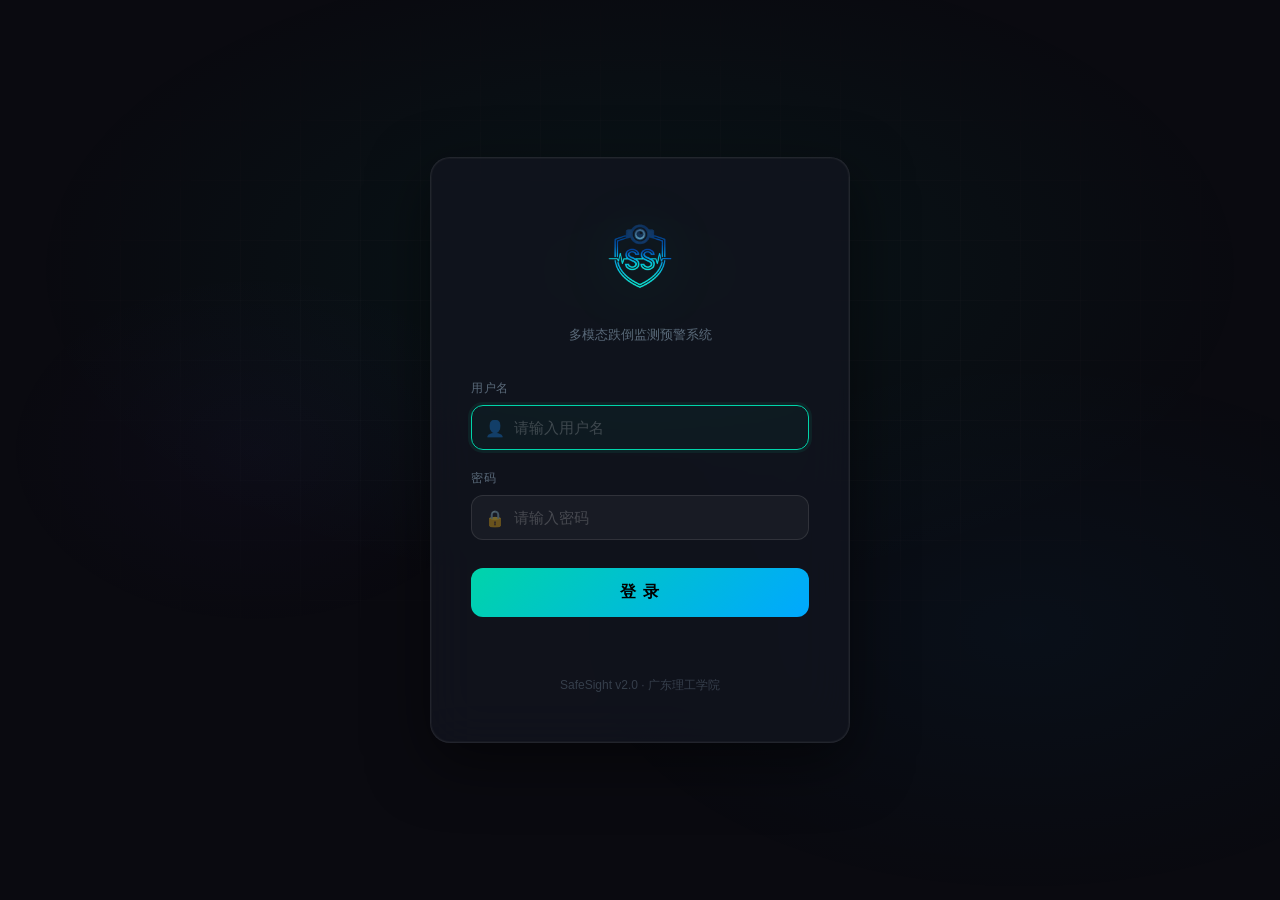
<file: templates/login.html>
<!DOCTYPE html>
<html lang="zh-CN">
<head>
<meta charset="UTF-8">
<meta name="viewport" content="width=device-width, initial-scale=1.0">
<title>SafeSight — 登录</title>
<style>
/* ============================================================
   SafeSight Login — Inspired by modern AI tool aesthetics
   Dark gradient + glass card + animated particles
   ============================================================ */
:root {
  --bg: #0a0a10;
  --accent: #00d4aa;
  --accent2: #00a8ff;
  --text: #c8d2dc;
  --text-dim: #5a6a7a;
  --font: -apple-system, BlinkMacSystemFont, 'Segoe UI', 'PingFang SC', 'Microsoft YaHei', sans-serif;
}

* { margin: 0; padding: 0; box-sizing: border-box; }

body {
  font-family: var(--font);
  background: var(--bg);
  color: var(--text);
  height: 100vh;
  display: flex;
  align-items: center;
  justify-content: center;
  overflow: hidden;
  -webkit-font-smoothing: antialiased;
}

/* ---- Animated background ---- */
.bg {
  position: fixed;
  inset: 0;
  z-index: 0;
  background:
    radial-gradient(ellipse 80% 60% at 50% 30%, rgba(0,212,170,0.06) 0%, transparent 60%),
    radial-gradient(ellipse 60% 50% at 80% 70%, rgba(0,168,255,0.04) 0%, transparent 60%),
    radial-gradient(ellipse 40% 40% at 20% 50%, rgba(120,80,255,0.03) 0%, transparent 50%);
}

/* Grid lines */
.bg::before {
  content: '';
  position: absolute;
  inset: 0;
  background-image:
    linear-gradient(rgba(255,255,255,0.015) 1px, transparent 1px),
    linear-gradient(90deg, rgba(255,255,255,0.015) 1px, transparent 1px);
  background-size: 60px 60px;
  mask-image: radial-gradient(ellipse 80% 60% at 50% 40%, black 30%, transparent 70%);
}

/* Floating dots */
.dots {
  position: fixed;
  inset: 0;
  z-index: 0;
  pointer-events: none;
}
.dot {
  position: absolute;
  width: 3px; height: 3px;
  border-radius: 50%;
  background: var(--accent);
  opacity: 0;
  animation: floatUp linear infinite;
}
.dot:nth-child(1) { left: 15%; animation-duration: 8s; animation-delay: 0s; }
.dot:nth-child(2) { left: 25%; animation-duration: 11s; animation-delay: 1s; }
.dot:nth-child(3) { left: 38%; animation-duration: 9s; animation-delay: 2s; }
.dot:nth-child(4) { left: 52%; animation-duration: 13s; animation-delay: 0.5s; }
.dot:nth-child(5) { left: 65%; animation-duration: 10s; animation-delay: 3s; }
.dot:nth-child(6) { left: 78%; animation-duration: 7s; animation-delay: 1.5s; }
.dot:nth-child(7) { left: 88%; animation-duration: 12s; animation-delay: 2.5s; }
.dot:nth-child(8) { left: 10%; animation-duration: 14s; animation-delay: 4s; }
.dot:nth-child(9) { left: 45%; animation-duration: 8s; animation-delay: 5s; }
.dot:nth-child(10){ left: 70%; animation-duration: 11s; animation-delay: 3.5s; }
.dot:nth-child(11){ left: 92%; animation-duration: 9s; animation-delay: 6s; }
.dot:nth-child(12){ left: 32%; animation-duration: 10s; animation-delay: 4.5s; }

@keyframes floatUp {
  0%   { opacity: 0; transform: translateY(100vh) scale(0); }
  10%  { opacity: 0.8; }
  90%  { opacity: 0.2; }
  100% { opacity: 0; transform: translateY(-10vh) scale(2); }
}

/* ---- Login Card ---- */
.login-wrap {
  position: relative;
  z-index: 1;
  width: 420px;
  max-width: 94vw;
}

.login-card {
  background: rgba(18,20,30,0.8);
  backdrop-filter: blur(24px);
  -webkit-backdrop-filter: blur(24px);
  border: 1px solid rgba(255,255,255,0.08);
  border-radius: 20px;
  padding: 48px 40px;
  box-shadow: 0 20px 60px rgba(0,0,0,0.5), 0 0 0 1px rgba(255,255,255,0.03) inset;
  animation: cardIn 0.6s ease;
}
@keyframes cardIn {
  from { opacity: 0; transform: translateY(16px); }
  to   { opacity: 1; transform: translateY(0); }
}

/* Logo */
.logo-area {
  text-align: center;
  margin-bottom: 36px;
}
.logo-img {
  display: block;
  margin: 0 auto 20px;
  width: 100px;
  height: 100px;
  filter: drop-shadow(0 8px 32px rgba(0,212,170,0.15));
}
.logo-sub {
  font-size: 13px;
  color: var(--text-dim);
  margin-top: 6px;
}

/* Form */
.form-group {
  margin-bottom: 20px;
}
.form-label {
  display: block;
  font-size: 12px;
  color: var(--text-dim);
  margin-bottom: 8px;
  font-weight: 500;
  letter-spacing: 0.5px;
  text-transform: uppercase;
}
.input-wrap {
  position: relative;
}
.input-wrap .icon {
  position: absolute;
  left: 14px;
  top: 50%;
  transform: translateY(-50%);
  font-size: 16px;
  opacity: 0.4;
  pointer-events: none;
}
.form-input {
  width: 100%;
  padding: 13px 14px 13px 42px;
  font-size: 15px;
  font-family: var(--font);
  color: #fff;
  background: rgba(255,255,255,0.04);
  border: 1px solid rgba(255,255,255,0.1);
  border-radius: 12px;
  outline: none;
  transition: all 0.25s ease;
}
.form-input::placeholder {
  color: rgba(255,255,255,0.2);
}
.form-input:focus {
  border-color: var(--accent);
  background: rgba(0,212,170,0.04);
  box-shadow: 0 0 0 3px rgba(0,212,170,0.08);
}

/* Button */
.btn-login {
  width: 100%;
  padding: 14px;
  font-size: 16px;
  font-family: var(--font);
  font-weight: 600;
  color: #000;
  background: linear-gradient(135deg, var(--accent), var(--accent2));
  border: none;
  border-radius: 12px;
  cursor: pointer;
  transition: all 0.25s ease;
  margin-top: 8px;
  letter-spacing: 1px;
}
.btn-login:hover {
  box-shadow: 0 8px 32px rgba(0,212,170,0.3);
  transform: translateY(-1px);
}
.btn-login:active {
  transform: scale(0.97);
}

/* Error */
.error-msg {
  text-align: center;
  font-size: 13px;
  color: #ef4444;
  margin-top: 12px;
  min-height: 20px;
  transition: all 0.2s;
}

/* Footer */
.login-footer {
  text-align: center;
  margin-top: 28px;
  font-size: 12px;
  color: var(--text-dim);
}
.login-footer span {
  opacity: 0.5;
}

/* Responsive */
@media (max-width: 480px) {
  .login-card {
    padding: 36px 24px;
    border-radius: 16px;
  }
  .logo-title { font-size: 20px; }
}
</style>
</head>
<body>

<!-- Background -->
<div class="bg"></div>
<div class="dots">
  <span class="dot"></span><span class="dot"></span><span class="dot"></span>
  <span class="dot"></span><span class="dot"></span><span class="dot"></span>
  <span class="dot"></span><span class="dot"></span><span class="dot"></span>
  <span class="dot"></span><span class="dot"></span><span class="dot"></span>
</div>

<!-- Login Card -->
<div class="login-wrap">
  <div class="login-card">
    <div class="logo-area">
      <img src="/static/logo.png" alt="SafeSight" class="logo-img">
      <div class="logo-sub">多模态跌倒监测预警系统</div>
    </div>

    <form id="loginForm" onsubmit="handleLogin(event)">
      <div class="form-group">
        <label class="form-label">用户名</label>
        <div class="input-wrap">
          <span class="icon">&#x1F464;</span>
          <input class="form-input" type="text" id="username" placeholder="请输入用户名" autocomplete="username" required>
        </div>
      </div>

      <div class="form-group">
        <label class="form-label">密码</label>
        <div class="input-wrap">
          <span class="icon">&#x1F512;</span>
          <input class="form-input" type="password" id="password" placeholder="请输入密码" autocomplete="current-password" required>
        </div>
      </div>

      <button class="btn-login" type="submit" id="btnSubmit">登 录</button>
      <div class="error-msg" id="errorMsg"></div>
    </form>

    <div class="login-footer">
      <span>SafeSight v2.0 &middot; 广东理工学院</span>
    </div>
  </div>
</div>

<script>
function handleLogin(e) {
  e.preventDefault();
  var btn = document.getElementById('btnSubmit');
  var err = document.getElementById('errorMsg');
  var user = document.getElementById('username').value.trim();
  var pass = document.getElementById('password').value.trim();

  if (!user || !pass) {
    err.textContent = '请输入用户名和密码';
    return;
  }

  btn.textContent = '验证中...';
  btn.style.opacity = '0.7';
  err.textContent = '';

  fetch('/api/login', {
    method: 'POST',
    headers: { 'Content-Type': 'application/json' },
    body: JSON.stringify({ username: user, password: pass })
  })
  .then(function(r) { return r.json(); })
  .then(function(d) {
    if (d.ok) {
      btn.textContent = '✓ 登录成功';
      btn.style.background = 'linear-gradient(135deg, #22c55e, #00d4aa)';
      setTimeout(function() { window.location.href = d.redirect || '/hall'; }, 400);
    } else {
      btn.textContent = '登 录';
      btn.style.opacity = '1';
      err.textContent = d.error || '登录失败，请重试';
    }
  })
  .catch(function() {
    btn.textContent = '登 录';
    btn.style.opacity = '1';
    err.textContent = '网络错误，请检查服务是否启动';
  });
}

// Auto-focus
document.getElementById('username').focus();
</script>
</body>
</html>
</file>
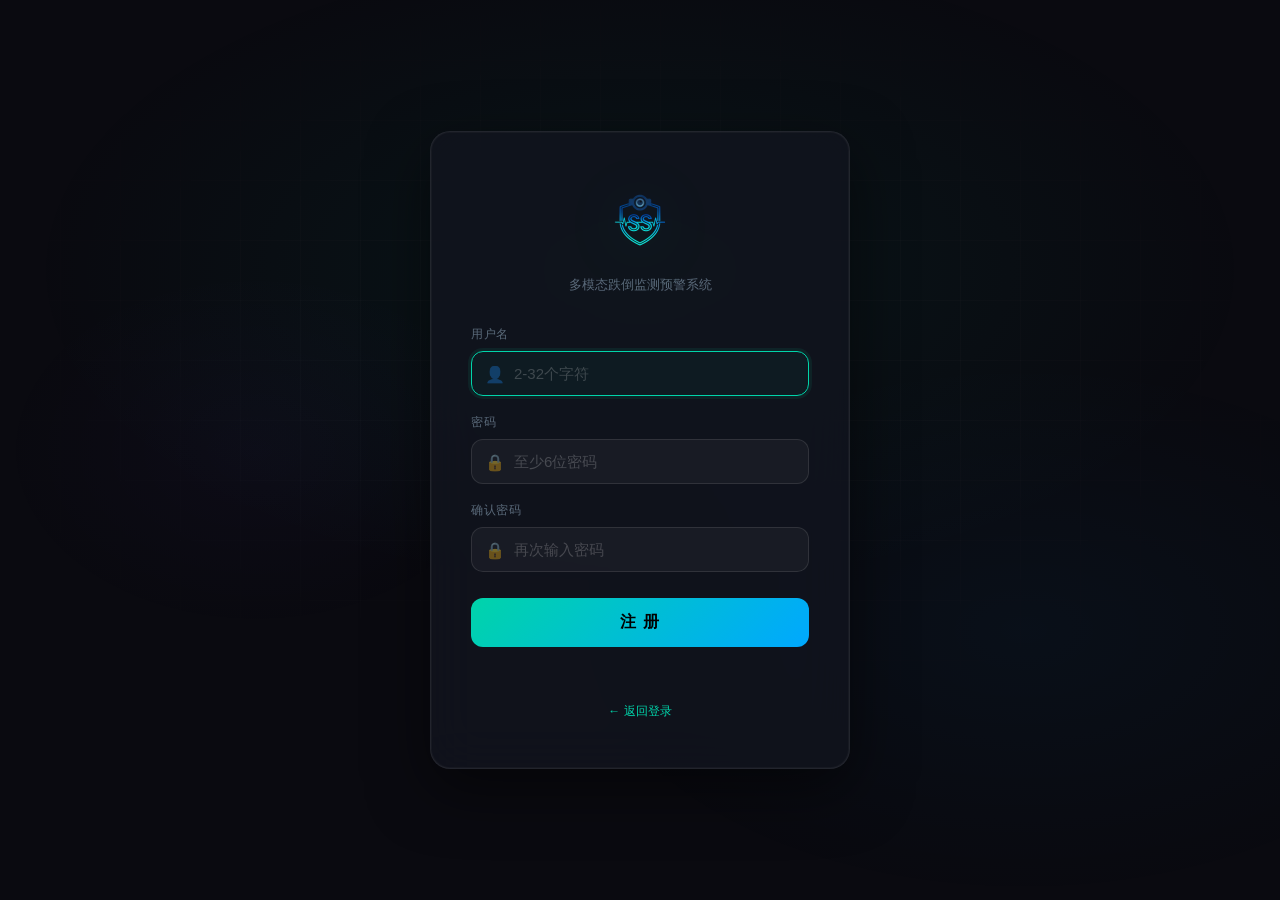
<file: templates/register_user.html>
<!DOCTYPE html>
<html lang="zh-CN">
<head>
<meta charset="UTF-8">
<meta name="viewport" content="width=device-width, initial-scale=1.0">
<title>SafeSight — 注册</title>
<style>
/* ============================================================
   SafeSight Register — same design language as login
   ============================================================ */
:root {
  --bg: #0a0a10;
  --accent: #00d4aa;
  --accent2: #00a8ff;
  --text: #c8d2dc;
  --text-dim: #5a6a7a;
  --font: -apple-system, BlinkMacSystemFont, 'Segoe UI', 'PingFang SC', 'Microsoft YaHei', sans-serif;
}

* { margin: 0; padding: 0; box-sizing: border-box; }

body {
  font-family: var(--font);
  background: var(--bg);
  color: var(--text);
  height: 100vh;
  display: flex;
  align-items: center;
  justify-content: center;
  overflow: hidden;
  -webkit-font-smoothing: antialiased;
}

.bg {
  position: fixed;
  inset: 0;
  z-index: 0;
  background:
    radial-gradient(ellipse 80% 60% at 50% 30%, rgba(0,212,170,0.06) 0%, transparent 60%),
    radial-gradient(ellipse 60% 50% at 80% 70%, rgba(0,168,255,0.04) 0%, transparent 60%),
    radial-gradient(ellipse 40% 40% at 20% 50%, rgba(120,80,255,0.03) 0%, transparent 50%);
}
.bg::before {
  content: '';
  position: absolute;
  inset: 0;
  background-image:
    linear-gradient(rgba(255,255,255,0.015) 1px, transparent 1px),
    linear-gradient(90deg, rgba(255,255,255,0.015) 1px, transparent 1px);
  background-size: 60px 60px;
  mask-image: radial-gradient(ellipse 80% 60% at 50% 40%, black 30%, transparent 70%);
}

.dots {
  position: fixed;
  inset: 0;
  z-index: 0;
  pointer-events: none;
}
.dot {
  position: absolute;
  width: 3px; height: 3px;
  border-radius: 50%;
  background: var(--accent);
  opacity: 0;
  animation: floatUp linear infinite;
}
.dot:nth-child(1) { left: 15%; animation-duration: 8s; animation-delay: 0s; }
.dot:nth-child(2) { left: 25%; animation-duration: 11s; animation-delay: 1s; }
.dot:nth-child(3) { left: 38%; animation-duration: 9s; animation-delay: 2s; }
.dot:nth-child(4) { left: 52%; animation-duration: 13s; animation-delay: 0.5s; }
.dot:nth-child(5) { left: 65%; animation-duration: 10s; animation-delay: 3s; }
.dot:nth-child(6) { left: 78%; animation-duration: 7s; animation-delay: 1.5s; }
.dot:nth-child(7) { left: 88%; animation-duration: 12s; animation-delay: 2.5s; }
.dot:nth-child(8) { left: 10%; animation-duration: 14s; animation-delay: 4s; }
.dot:nth-child(9) { left: 45%; animation-duration: 8s; animation-delay: 5s; }
.dot:nth-child(10){ left: 70%; animation-duration: 11s; animation-delay: 3.5s; }
.dot:nth-child(11){ left: 92%; animation-duration: 9s; animation-delay: 6s; }
.dot:nth-child(12){ left: 32%; animation-duration: 10s; animation-delay: 4.5s; }

@keyframes floatUp {
  0%   { opacity: 0; transform: translateY(100vh) scale(0); }
  10%  { opacity: 0.8; }
  90%  { opacity: 0.2; }
  100% { opacity: 0; transform: translateY(-10vh) scale(2); }
}

.login-wrap {
  position: relative;
  z-index: 1;
  width: 420px;
  max-width: 94vw;
}

.login-card {
  background: rgba(18,20,30,0.8);
  backdrop-filter: blur(24px);
  -webkit-backdrop-filter: blur(24px);
  border: 1px solid rgba(255,255,255,0.08);
  border-radius: 20px;
  padding: 48px 40px;
  box-shadow: 0 20px 60px rgba(0,0,0,0.5), 0 0 0 1px rgba(255,255,255,0.03) inset;
  animation: cardIn 0.6s ease;
}
@keyframes cardIn {
  from { opacity: 0; transform: translateY(16px); }
  to   { opacity: 1; transform: translateY(0); }
}

.logo-area {
  text-align: center;
  margin-bottom: 32px;
}
.logo-img {
  display: block;
  margin: 0 auto 16px;
  width: 80px;
  height: 80px;
  filter: drop-shadow(0 8px 32px rgba(0,212,170,0.15));
}
.logo-sub {
  font-size: 13px;
  color: var(--text-dim);
  margin-top: 6px;
}

.form-group {
  margin-bottom: 18px;
}
.form-label {
  display: block;
  font-size: 12px;
  color: var(--text-dim);
  margin-bottom: 8px;
  font-weight: 500;
  letter-spacing: 0.5px;
  text-transform: uppercase;
}
.input-wrap {
  position: relative;
}
.input-wrap .icon {
  position: absolute;
  left: 14px;
  top: 50%;
  transform: translateY(-50%);
  font-size: 16px;
  opacity: 0.4;
  pointer-events: none;
}
.form-input {
  width: 100%;
  padding: 13px 14px 13px 42px;
  font-size: 15px;
  font-family: var(--font);
  color: #fff;
  background: rgba(255,255,255,0.04);
  border: 1px solid rgba(255,255,255,0.1);
  border-radius: 12px;
  outline: none;
  transition: all 0.25s ease;
}
.form-input::placeholder {
  color: rgba(255,255,255,0.2);
}
.form-input:focus {
  border-color: var(--accent);
  background: rgba(0,212,170,0.04);
  box-shadow: 0 0 0 3px rgba(0,212,170,0.08);
}

.btn-register {
  width: 100%;
  padding: 14px;
  font-size: 16px;
  font-family: var(--font);
  font-weight: 600;
  color: #000;
  background: linear-gradient(135deg, var(--accent), var(--accent2));
  border: none;
  border-radius: 12px;
  cursor: pointer;
  transition: all 0.25s ease;
  margin-top: 8px;
  letter-spacing: 1px;
}
.btn-register:hover {
  box-shadow: 0 8px 32px rgba(0,212,170,0.3);
  transform: translateY(-1px);
}
.btn-register:active {
  transform: scale(0.97);
}
.btn-register:disabled {
  opacity: 0.6;
  cursor: not-allowed;
  transform: none;
}

.msg {
  text-align: center;
  font-size: 13px;
  margin-top: 12px;
  min-height: 20px;
  transition: all 0.2s;
}
.msg.error { color: #ef4444; }
.msg.success { color: #22c55e; }

.login-footer {
  text-align: center;
  margin-top: 24px;
  font-size: 12px;
  color: var(--text-dim);
}
.login-footer a {
  color: var(--accent);
  text-decoration: none;
}
.login-footer a:hover {
  text-decoration: underline;
}

@media (max-width: 480px) {
  .login-card {
    padding: 36px 24px;
    border-radius: 16px;
  }
}
</style>
</head>
<body>

<div class="bg"></div>
<div class="dots">
  <span class="dot"></span><span class="dot"></span><span class="dot"></span>
  <span class="dot"></span><span class="dot"></span><span class="dot"></span>
  <span class="dot"></span><span class="dot"></span><span class="dot"></span>
  <span class="dot"></span><span class="dot"></span><span class="dot"></span>
</div>

<div class="login-wrap">
  <div class="login-card">
    <div class="logo-area">
      <img src="/static/logo.png" alt="SafeSight" class="logo-img">
      <div class="logo-sub">多模态跌倒监测预警系统</div>
    </div>

    <form id="registerForm" onsubmit="handleRegister(event)">
      <div class="form-group">
        <label class="form-label">用户名</label>
        <div class="input-wrap">
          <span class="icon">&#x1F464;</span>
          <input class="form-input" type="text" id="username" placeholder="2-32个字符" autocomplete="username" required maxlength="32">
        </div>
      </div>

      <div class="form-group">
        <label class="form-label">密码</label>
        <div class="input-wrap">
          <span class="icon">&#x1F512;</span>
          <input class="form-input" type="password" id="password" placeholder="至少6位密码" autocomplete="new-password" required minlength="6">
        </div>
      </div>

      <div class="form-group">
        <label class="form-label">确认密码</label>
        <div class="input-wrap">
          <span class="icon">&#x1F512;</span>
          <input class="form-input" type="password" id="password2" placeholder="再次输入密码" autocomplete="new-password" required>
        </div>
      </div>

      <button class="btn-register" type="submit" id="btnSubmit">注 册</button>
      <div class="msg" id="msg"></div>
    </form>

    <div class="login-footer">
      <a href="/login">← 返回登录</a>
    </div>
  </div>
</div>

<script>
function handleRegister(e) {
  e.preventDefault();
  var btn = document.getElementById('btnSubmit');
  var msg = document.getElementById('msg');
  var user = document.getElementById('username').value.trim();
  var pass = document.getElementById('password').value;
  var pass2 = document.getElementById('password2').value;

  msg.className = 'msg';
  msg.textContent = '';

  if (!user || !pass) {
    msg.className = 'msg error';
    msg.textContent = '用户名和密码不能为空';
    return;
  }
  if (pass !== pass2) {
    msg.className = 'msg error';
    msg.textContent = '两次密码输入不一致';
    return;
  }
  if (pass.length < 6) {
    msg.className = 'msg error';
    msg.textContent = '密码长度不能少于6位';
    return;
  }

  btn.disabled = true;
  btn.textContent = '注册中...';

  fetch('/api/register', {
    method: 'POST',
    headers: { 'Content-Type': 'application/json' },
    body: JSON.stringify({ username: user, password: pass })
  })
  .then(function(r) { return r.json(); })
  .then(function(d) {
    if (d.ok) {
      msg.className = 'msg success';
      msg.textContent = d.message + '，即将跳转...';
      btn.textContent = '✓ 注册成功';
      btn.style.background = 'linear-gradient(135deg, #22c55e, #00d4aa)';
      setTimeout(function() { window.location.href = '/login'; }, 1200);
    } else {
      msg.className = 'msg error';
      msg.textContent = d.error || '注册失败';
      btn.disabled = false;
      btn.textContent = '注 册';
    }
  })
  .catch(function() {
    msg.className = 'msg error';
    msg.textContent = '网络错误，请检查服务是否启动';
    btn.disabled = false;
    btn.textContent = '注 册';
  });
}

document.getElementById('username').focus();
</script>
</body>
</html>
</file>
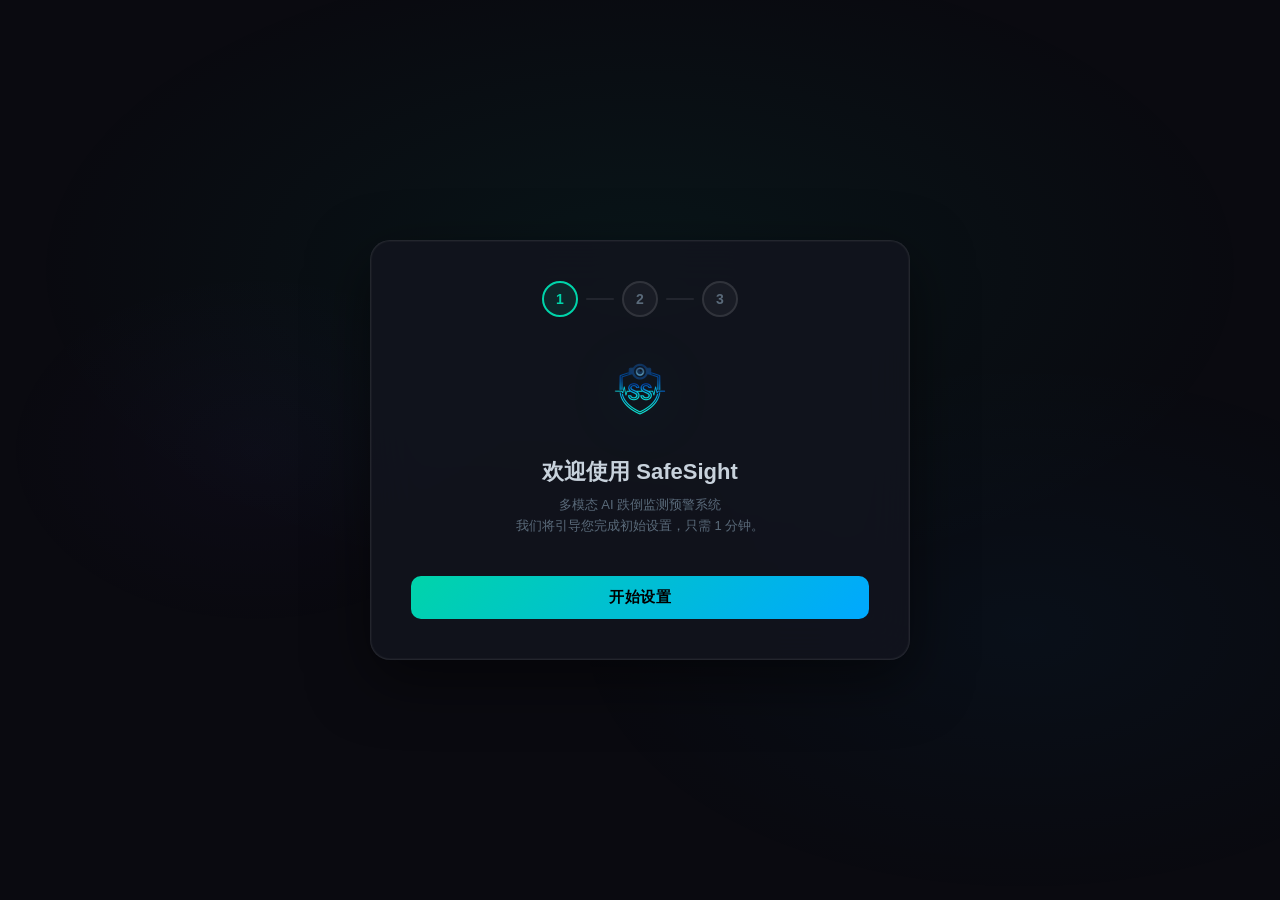
<file: templates/wizard.html>
<!DOCTYPE html>
<html lang="zh-CN">
<head>
<meta charset="UTF-8">
<meta name="viewport" content="width=device-width, initial-scale=1.0">
<title>SafeSight — 初始设置</title>
<style>
:root {
  --bg: #0a0a10;
  --accent: #00d4aa;
  --accent2: #00a8ff;
  --text: #c8d2dc;
  --text-dim: #5a6a7a;
  --font: -apple-system, BlinkMacSystemFont, 'Segoe UI', 'PingFang SC', 'Microsoft YaHei', sans-serif;
  --danger: #ff4757;
  --warning: #ffa502;
}
* { margin: 0; padding: 0; box-sizing: border-box; }
body {
  font-family: var(--font);
  background: var(--bg);
  color: var(--text);
  height: 100vh;
  display: flex; align-items: center; justify-content: center;
  overflow: hidden;
  -webkit-font-smoothing: antialiased;
}
.bg {
  position: fixed; inset: 0; z-index: 0;
  background:
    radial-gradient(ellipse 80% 60% at 50% 30%, rgba(0,212,170,0.06) 0%, transparent 60%),
    radial-gradient(ellipse 60% 50% at 80% 70%, rgba(0,168,255,0.04) 0%, transparent 60%),
    radial-gradient(ellipse 40% 40% at 20% 50%, rgba(120,80,255,0.03) 0%, transparent 50%);
}

.wizard-wrap { position: relative; z-index: 1; width: 540px; max-width: 96vw; }
.wizard-card {
  background: rgba(18,20,30,0.85);
  backdrop-filter: blur(24px);
  -webkit-backdrop-filter: blur(24px);
  border: 1px solid rgba(255,255,255,0.08);
  border-radius: 20px;
  padding: 40px;
  box-shadow: 0 20px 60px rgba(0,0,0,0.5), 0 0 0 1px rgba(255,255,255,0.03) inset;
  animation: cardIn 0.5s ease;
}
@keyframes cardIn { from { opacity: 0; transform: translateY(16px); } to { opacity: 1; transform: translateY(0); } }

.steps { display: flex; justify-content: center; gap: 8px; margin-bottom: 32px; }
.step-dot {
  width: 36px; height: 36px; border-radius: 50%;
  display: flex; align-items: center; justify-content: center;
  font-size: 14px; font-weight: 700;
  background: rgba(255,255,255,0.04);
  border: 2px solid rgba(255,255,255,0.1);
  color: var(--text-dim);
  transition: all 0.3s ease;
}
.step-dot.active { border-color: var(--accent); color: var(--accent); background: rgba(0,212,170,0.1); }
.step-dot.done { border-color: var(--accent); background: var(--accent); color: #000; }
.step-line { width: 28px; height: 2px; background: rgba(255,255,255,0.08); align-self: center; border-radius: 1px; }
.step-line.done { background: var(--accent); }

.step-content { display: none; animation: fadeIn 0.35s ease; }
.step-content.active { display: block; }
@keyframes fadeIn { from { opacity: 0; transform: translateX(10px); } to { opacity: 1; transform: translateX(0); } }

.step-title { font-size: 22px; font-weight: 700; text-align: center; margin-bottom: 8px; }
.step-desc { font-size: 13px; color: var(--text-dim); text-align: center; margin-bottom: 28px; line-height: 1.6; }

.logo-area { text-align: center; margin-bottom: 24px; }
.logo-img { width: 80px; height: 80px; filter: drop-shadow(0 8px 32px rgba(0,212,170,0.15)); }

.form-group { margin-bottom: 18px; }
.form-label { display: block; font-size: 12px; color: var(--text-dim); margin-bottom: 7px; font-weight: 500; letter-spacing: 0.5px; }
.form-input {
  width: 100%; padding: 12px 14px; font-size: 15px; font-family: var(--font); color: #fff;
  background: rgba(255,255,255,0.04);
  border: 1px solid rgba(255,255,255,0.1);
  border-radius: 10px; outline: none;
  transition: all 0.25s ease;
}
.form-input:focus { border-color: var(--accent); background: rgba(0,212,170,0.04); box-shadow: 0 0 0 3px rgba(0,212,170,0.08); }
.form-input:disabled { opacity: 0.5; cursor: not-allowed; }

.btn {
  padding: 12px 28px; font-size: 15px; font-family: var(--font); font-weight: 600;
  border: none; border-radius: 10px; cursor: pointer; transition: all 0.25s ease; letter-spacing: 0.5px;
}
.btn-primary { color: #000; background: linear-gradient(135deg, var(--accent), var(--accent2)); }
.btn-primary:hover { box-shadow: 0 6px 24px rgba(0,212,170,0.3); transform: translateY(-1px); }
.btn-secondary { color: var(--text); background: rgba(255,255,255,0.06); border: 1px solid rgba(255,255,255,0.1); }
.btn-secondary:hover { background: rgba(255,255,255,0.1); }
.btn-block { width: 100%; }
.btn-row { display: flex; gap: 12px; margin-top: 24px; }
.btn-row .btn { flex: 1; }

.error-msg { color: var(--danger); font-size: 13px; text-align: center; margin-top: 12px; min-height: 20px; }
.success-msg { color: var(--accent); font-size: 13px; text-align: center; margin-top: 12px; }

.cam-list { max-height: 200px; overflow-y: auto; margin: 12px 0; }
.cam-item {
  display: flex; align-items: center; gap: 10px;
  padding: 10px 14px; margin-bottom: 8px;
  background: rgba(255,255,255,0.03);
  border: 1px solid rgba(255,255,255,0.06);
  border-radius: 10px;
}
.cam-item .cam-icon { font-size: 18px; }
.cam-item .cam-name { flex: 1; font-size: 14px; }
.cam-item .cam-status { font-size: 11px; padding: 2px 8px; border-radius: 10px; }
.cam-item .cam-status.ok { background: rgba(0,212,170,0.15); color: var(--accent); }

.skip-link { text-align: center; margin-top: 20px; }
.skip-link a { color: var(--text-dim); font-size: 13px; text-decoration: none; cursor: pointer; }
.skip-link a:hover { color: var(--accent); }

.spinner { display: inline-block; width: 16px; height: 16px; border: 2px solid rgba(255,255,255,0.2); border-top-color: var(--accent); border-radius: 50%; animation: spin 0.7s linear infinite; vertical-align: middle; margin-right: 6px; }
@keyframes spin { to { transform: rotate(360deg); } }
</style>
</head>
<body>

<div class="bg"></div>

<div class="wizard-wrap">
  <div class="wizard-card">
    <div class="steps">
      <div class="step-dot active" id="dot1">1</div>
      <div class="step-line" id="line1"></div>
      <div class="step-dot" id="dot2">2</div>
      <div class="step-line" id="line2"></div>
      <div class="step-dot" id="dot3">3</div>
    </div>

    <!-- Step 1: Welcome -->
    <div class="step-content active" id="step1">
      <div class="logo-area">
        <img class="logo-img" src="/static/logo.png" alt="SafeSight" onerror="this.style.display='none'">
      </div>
      <div class="step-title">欢迎使用 SafeSight</div>
      <div class="step-desc">
        多模态 AI 跌倒监测预警系统<br>
        我们将引导您完成初始设置，只需 1 分钟。
      </div>
      <button class="btn btn-primary btn-block" onclick="nextStep()" style="margin-top:12px">开始设置</button>
    </div>

    <!-- Step 2: Change Admin Password -->
    <div class="step-content" id="step2">
      <div class="step-title">创建管理员密码</div>
      <div class="step-desc">默认用户名 admin，请设置一个新的安全密码。</div>
      <div class="form-group">
        <label class="form-label">用户名</label>
        <input class="form-input" value="admin" disabled>
      </div>
      <div class="form-group">
        <label class="form-label">新密码</label>
        <input class="form-input" type="password" id="adminPass" placeholder="至少 6 位字符" autocomplete="new-password">
      </div>
      <div class="form-group">
        <label class="form-label">确认密码</label>
        <input class="form-input" type="password" id="adminPass2" placeholder="再次输入密码">
      </div>
      <div class="error-msg" id="step2Err"></div>
      <div class="btn-row">
        <button class="btn btn-secondary" onclick="prevStep()">上一步</button>
        <button class="btn btn-primary" onclick="setupAdmin()">下一步</button>
      </div>
    </div>

    <!-- Step 3: Complete -->
    <div class="step-content" id="step3">
      <div class="step-title">设置完成</div>
      <div class="step-desc">一切就绪！您现在可以开始使用 SafeSight。</div>
      <div style="margin:20px 0;text-align:center;font-size:48px;">&#10003;</div>
      <div class="error-msg" id="step3Err"></div>
      <button class="btn btn-primary btn-block" onclick="completeSetup()" style="margin-top:12px">
        <span id="completeSpinner" style="display:none" class="spinner"></span>进入监控大厅
      </button>
    </div>
  </div>
</div>

<script>
let currentStep = 1;

function updateDots(n) {
  for (let i = 1; i <= 3; i++) {
    const dot = document.getElementById('dot' + i);
    dot.classList.remove('active', 'done');
    if (i < n) dot.classList.add('done');
    if (i === n) dot.classList.add('active');
    if (i < 3) {
      const line = document.getElementById('line' + i);
      line.classList.toggle('done', i < n);
    }
  }
}

function showStep(n) {
  document.getElementById('step' + currentStep).classList.remove('active');
  document.getElementById('step' + n).classList.add('active');
  currentStep = n;
  updateDots(n);
}

function nextStep() { if (currentStep < 3) showStep(currentStep + 1); }
function prevStep() { if (currentStep > 1) showStep(currentStep - 1); }

async function setupAdmin() {
  const pw = document.getElementById('adminPass').value;
  const pw2 = document.getElementById('adminPass2').value;
  const err = document.getElementById('step2Err');
  err.textContent = '';
  if (pw.length < 6) { err.textContent = '密码长度不能少于6位'; return; }
  if (pw !== pw2) { err.textContent = '两次密码不一致'; return; }
  try {
    const resp = await fetch('/api/setup/admin', {
      method: 'POST',
      headers: { 'Content-Type': 'application/json' },
      body: JSON.stringify({ password: pw })
    });
    const data = await resp.json();
    if (data.ok) { nextStep(); } else { err.textContent = data.error || '修改失败'; }
  } catch (e) { err.textContent = '网络错误，请重试'; }
}

async function completeSetup() {
  const btn = document.querySelector('#step3 .btn-primary');
  const spinner = document.getElementById('completeSpinner');
  const err = document.getElementById('step3Err');
  btn.disabled = true; spinner.style.display = 'inline-block'; err.textContent = '';
  try {
    const resp = await fetch('/api/setup/complete', { method: 'POST' });
    const data = await resp.json();
    if (data.ok) {
      window.location.href = '/hall';
    } else {
      err.textContent = data.error || '操作失败';
      btn.disabled = false; spinner.style.display = 'none';
    }
  } catch (e) { err.textContent = '网络错误'; btn.disabled = false; spinner.style.display = 'none'; }
}
</script>
</body>
</html>
</file>
